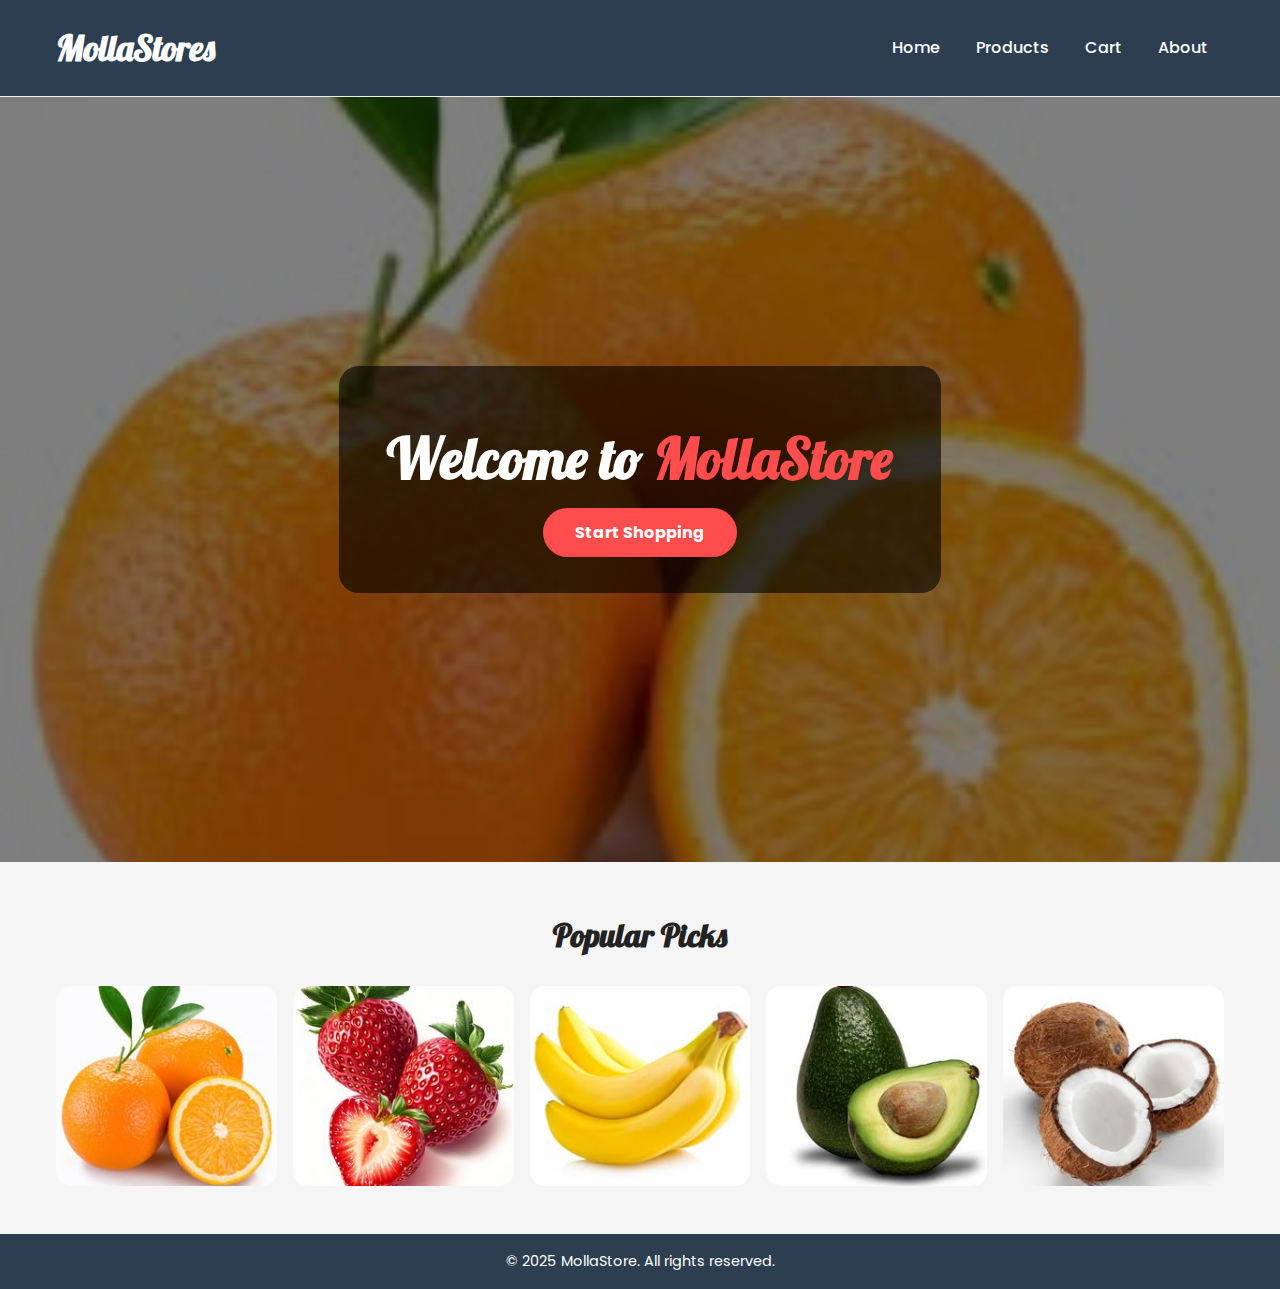
<file: index.html>
<!DOCTYPE html>
<html lang="en">
<head>
  <meta charset="UTF-8" />
  <meta name="viewport" content="width=device-width, initial-scale=1.0"/>
  <title>MollaStore</title>
  <link rel="preconnect" href="https://fonts.googleapis.com">
  <link href="https://fonts.googleapis.com/css2?family=Lobster&family=Poppins:wght@300;500;700&display=swap" rel="stylesheet">
  <link rel="stylesheet" href="main.css"/>
</head>
<body>
  <header>
    <div class="container nav-bar">
      <h1 class="logo-text">MollaStores</h1>
      <nav>
        <a href="index.html" class="active">Home</a>
        <a href="products.html">Products</a>
        <a href="cart.html">Cart</a>
        <a href="about.html">About</a>
      </nav>
    </div>
  </header>

  <section class="hero">
    <div class="hero-text">
      <h1>Welcome to <span>MollaStore</span></h1>
      <a href="products.html" class="btn">Start Shopping</a>
    </div>
  </section>

  <section class="gallery">
    <h2>Popular Picks</h2>
    <div class="image-grid">
      <!-- Load all 20 images -->
      <!-- Repeat this for img1 to img20 -->
      <!-- I’ll show just a few, you complete up to img20 -->
      <img src="assets/img1.jpg" alt="Product 1">
      <img src="assets/img2.jpg" alt="Product 2">
      <img src="assets/img3.jpg" alt="Product 3">
      <img src="assets/img4.jpg" alt="Product 4">
      <img src="assets/img5.jpg" alt="Product 5">
      <!-- Add until img20.jpg -->
    </div>
  </section>

  <footer>
    <p>&copy; 2025 MollaStore. All rights reserved.</p>
  </footer>
</body>
</html>
</file>
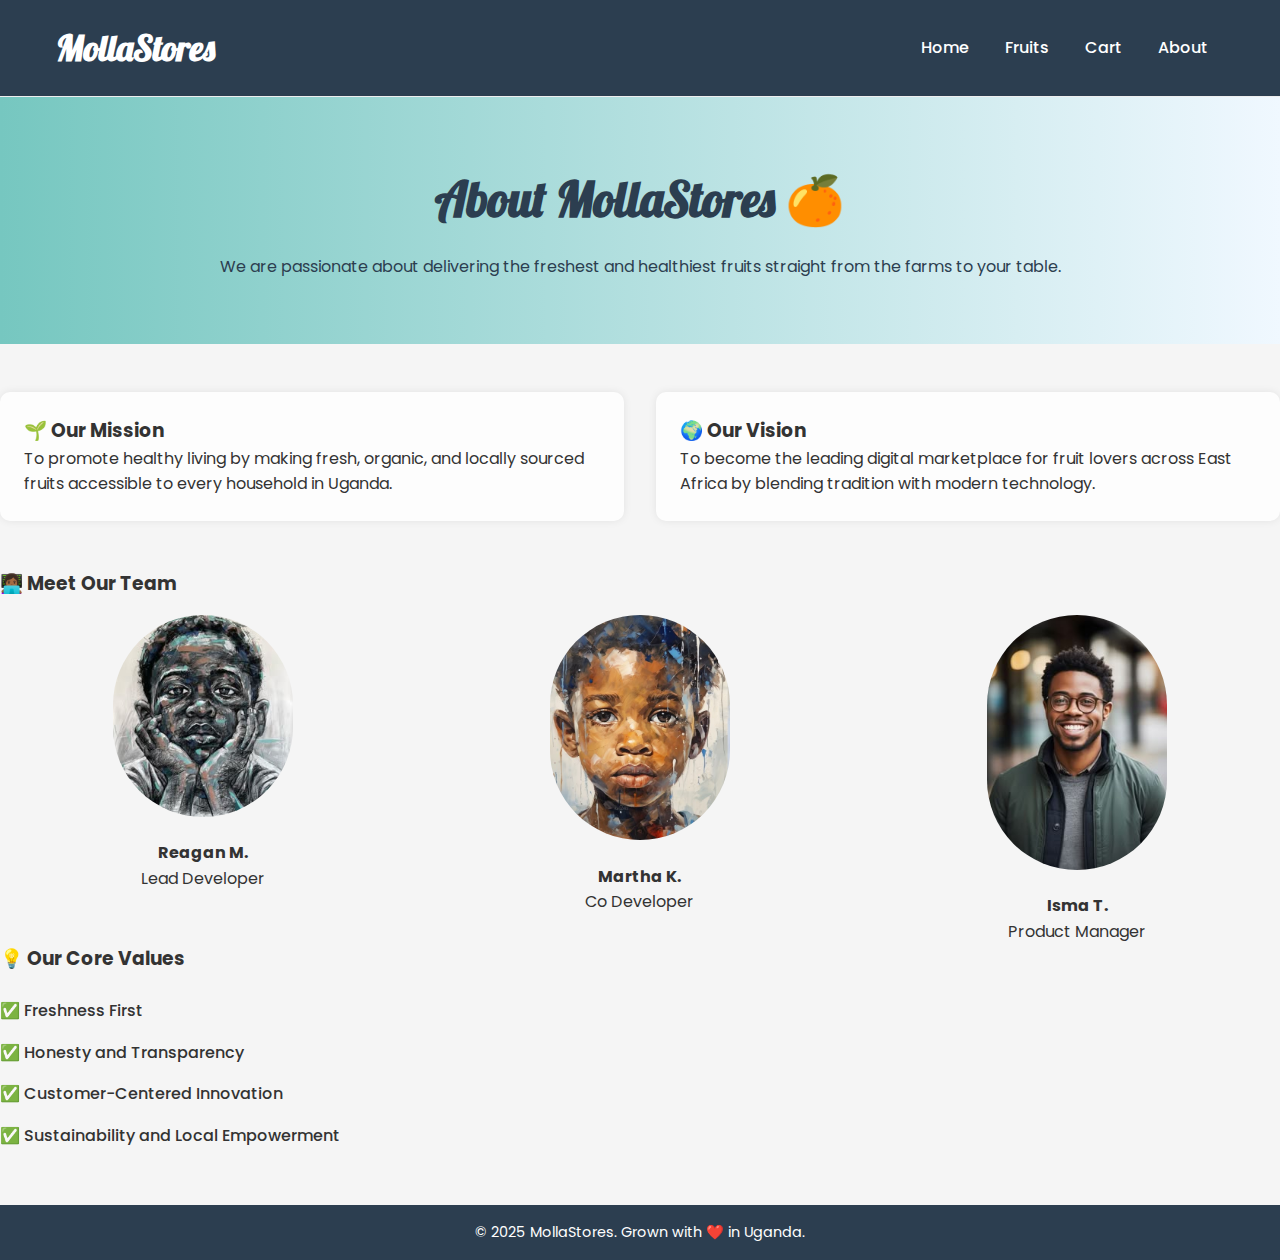
<file: about.html>
<!DOCTYPE html>
<html lang="en">
<head>
  <meta charset="UTF-8" />
  <meta name="viewport" content="width=device-width, initial-scale=1.0"/>
  <title>About Us — MollaStores</title>
  <link href="https://fonts.googleapis.com/css2?family=Lobster&family=Poppins:wght@300;500;700&display=swap" rel="stylesheet">
  <link rel="stylesheet" href="main.css"/>
</head>
<body>

  <header>
    <div class="container nav-bar">
      <h1 class="logo-text">MollaStores</h1>
      <nav>
        <a href="index.html">Home</a>
        <a href="products.html" class="active">Fruits</a>
        <a href="cart.html">Cart</a>
        <a href="about.html">About</a>

      </nav>
    </div>
  </header>

  <section class="about-hero">
    <div class="container">
      <h2>About MollaStores 🍊</h2>
      <p>We are passionate about delivering the freshest and healthiest fruits straight from the farms to your table.</p>
    </div>
  </section>

  <section class="mission-vision container">
    <div class="mission">
      <h3>🌱 Our Mission</h3>
      <p>To promote healthy living by making fresh, organic, and locally sourced fruits accessible to every household in Uganda.</p>
    </div>
    <div class="vision">
      <h3>🌍 Our Vision</h3>
      <p>To become the leading digital marketplace for fruit lovers across East Africa by blending tradition with modern technology.</p>
    </div>
  </section>

  <section class="team container">
    <h3>👩🏾‍💻 Meet Our Team</h3>
    <div class="team-grid">
      <div class="team-member">
        <img src="assets/img15.jpg" alt="Team Member">
        <h4>Reagan M.</h4>
        <p>Lead Developer</p>
      </div>
      <div class="team-member">
        <img src="assets/emma.jpg" alt="Team Member">
        <h4>Martha K.</h4>
        <p>Co Developer</p>
      </div>
      <div class="team-member">
        <img src="assets/img13.jpg" alt="Team Member">
        <h4>Isma T.</h4>
        <p>Product Manager</p>
      </div>
      
    </div>
  </section>

  <section class="values container">
    <h3>💡 Our Core Values</h3>
    <ul>
      <li>✅ Freshness First</li>
      <li>✅ Honesty and Transparency</li>
      <li>✅ Customer-Centered Innovation</li>
      <li>✅ Sustainability and Local Empowerment</li>
    </ul>
  </section>

  <footer>
    <p>&copy; 2025 MollaStores. Grown with ❤️ in Uganda.</p>
  </footer>

</body>
</html>
</file>
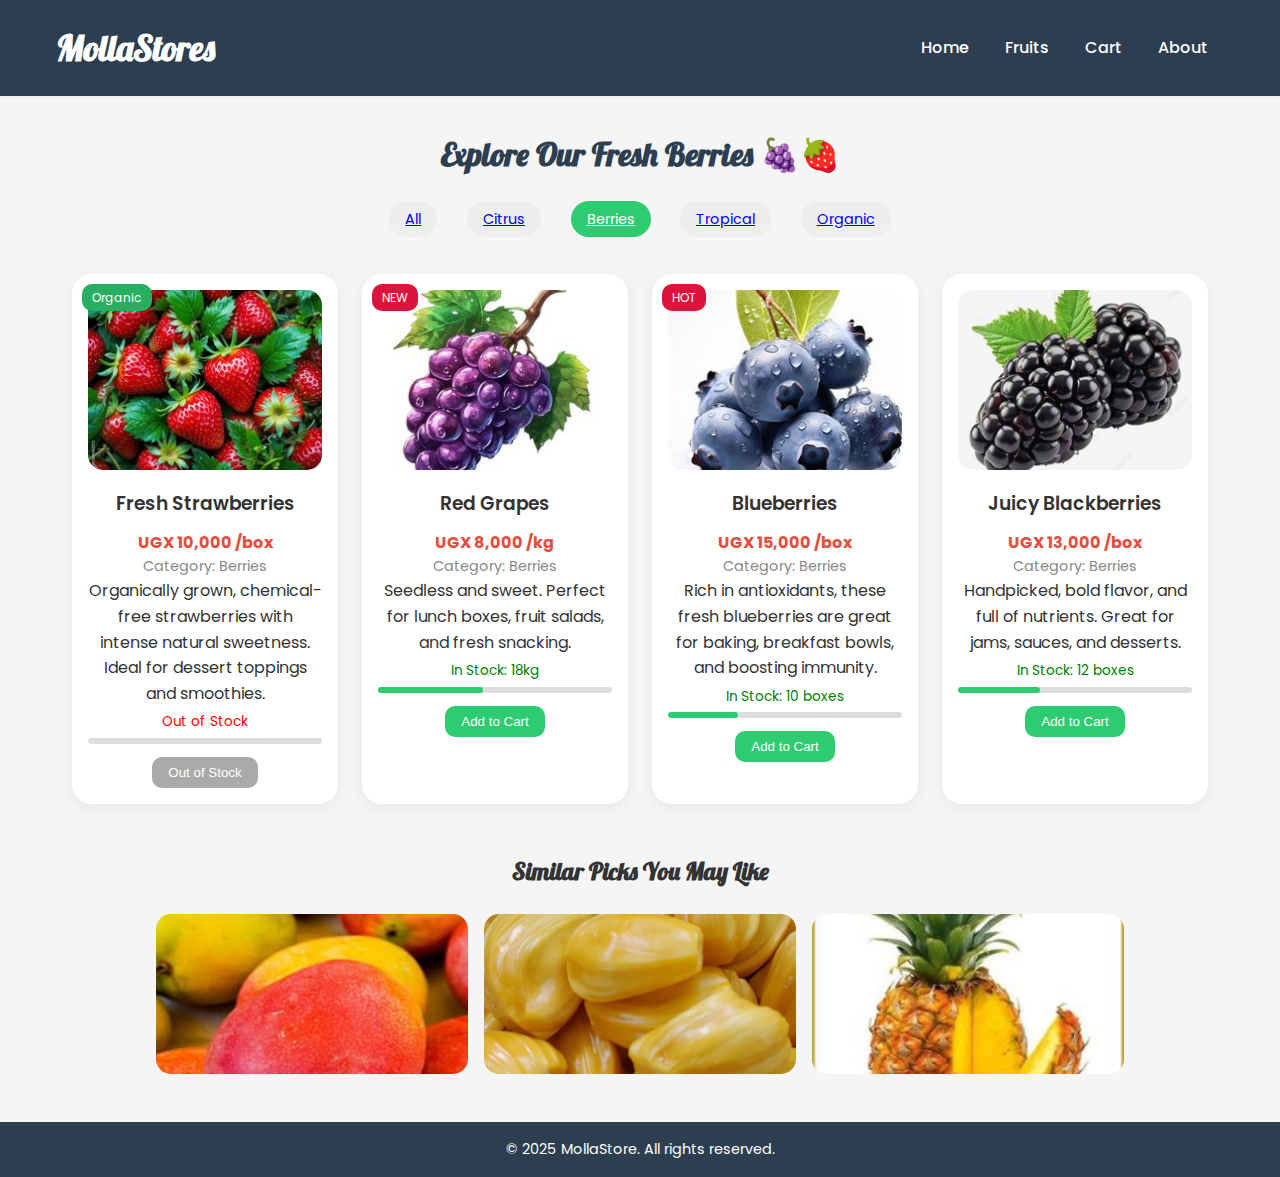
<file: berries.html>
<!DOCTYPE html>
<html lang="en">
<head>
  <meta charset="UTF-8" />
  <meta name="viewport" content="width=device-width, initial-scale=1.0"/>
  <title>Berries — MollaStore</title>
  <link href="https://fonts.googleapis.com/css2?family=Lobster&family=Poppins:wght@300;500;700&display=swap" rel="stylesheet">
  <link rel="stylesheet" href="main.css"/>
</head>
<body>

  <header>
    <div class="container nav-bar">
      <h1 class="logo-text">MollaStores</h1>
      <nav>
        <a href="index.html">Home</a>
        <a href="products.html" class="active">Fruits</a>
        <a href="cart.html">Cart</a>
        <a href="about.html">About</a>

      </nav>
    </div>
  </header>

  <section class="products">
    <h1>Explore Our Fresh Berries 🍇🍓</h1>

    <div class="filters">
      <a href="products.html" class="filter">All</a>
      <a href="citrus.html" class="filter">Citrus</a>
      <a href="berries.html" class="filter active">Berries</a>
      <a href="tropical.html" class="filter">Tropical</a>
      <a href="organic.html" class="filter">Organic</a>
    </div>

    <div class="product-grid">
      <div class="product-card">
        <img src="assets/strawberries.jpg" alt="Strawberries">
        <div class="badge organic">Organic</div>
        <h3>Fresh Strawberries</h3>
        <p class="price">UGX 10,000 /box</p>
        <p class="category">Category: Berries</p>
        <p class="description">Organically grown, chemical-free strawberries with intense natural sweetness. Ideal for dessert toppings and smoothies.</p>
        <p class="stock out">Out of Stock</p>
        <div class="stock-bar"><div style="width: 0%"></div></div>
        <button class="btn-cart disabled" disabled>Out of Stock</button>
      </div>

      <div class="product-card">
        <img src="assets/grapes.jpg" alt="Red Grapes">
        <div class="badge">NEW</div>
        <h3>Red Grapes</h3>
        <p class="price">UGX 8,000 /kg</p>
        <p class="category">Category: Berries</p>
        <p class="description">Seedless and sweet. Perfect for lunch boxes, fruit salads, and fresh snacking.</p>
        <p class="stock in">In Stock: 18kg</p>
        <div class="stock-bar"><div style="width: 45%"></div></div>
        <button class="btn-cart">Add to Cart</button>
      </div>

      <div class="product-card">
        <img src="assets/blueberries.jpg" alt="Blueberries">
        <div class="badge">HOT</div>
        <h3>Blueberries</h3>
        <p class="price">UGX 15,000 /box</p>
        <p class="category">Category: Berries</p>
        <p class="description">Rich in antioxidants, these fresh blueberries are great for baking, breakfast bowls, and boosting immunity.</p>
        <p class="stock in">In Stock: 10 boxes</p>
        <div class="stock-bar"><div style="width: 30%"></div></div>
        <button class="btn-cart">Add to Cart</button>
      </div>

      <div class="product-card">
        <img src="assets/blackberries.jpg" alt="Blackberries">
        <h3>Juicy Blackberries</h3>
        <p class="price">UGX 13,000 /box</p>
        <p class="category">Category: Berries</p>
        <p class="description">Handpicked, bold flavor, and full of nutrients. Great for jams, sauces, and desserts.</p>
        <p class="stock in">In Stock: 12 boxes</p>
        <div class="stock-bar"><div style="width: 35%"></div></div>
        <button class="btn-cart">Add to Cart</button>
      </div>
    </div>
  </section>

  <section class="recommend">
    <h2>Similar Picks You May Like</h2>
    <div class="recommend-grid">
      <img src="assets/img8.jpg" alt="Raspberries">
      <img src="assets/img9.jpg" alt="Cherry Mix">
      <img src="assets/img7.jpg" alt="Apple Slices">
    </div>
  </section>

  <footer>
    <p>&copy; 2025 MollaStore. All rights reserved.</p>
  </footer>

</body>
</html>
</file>
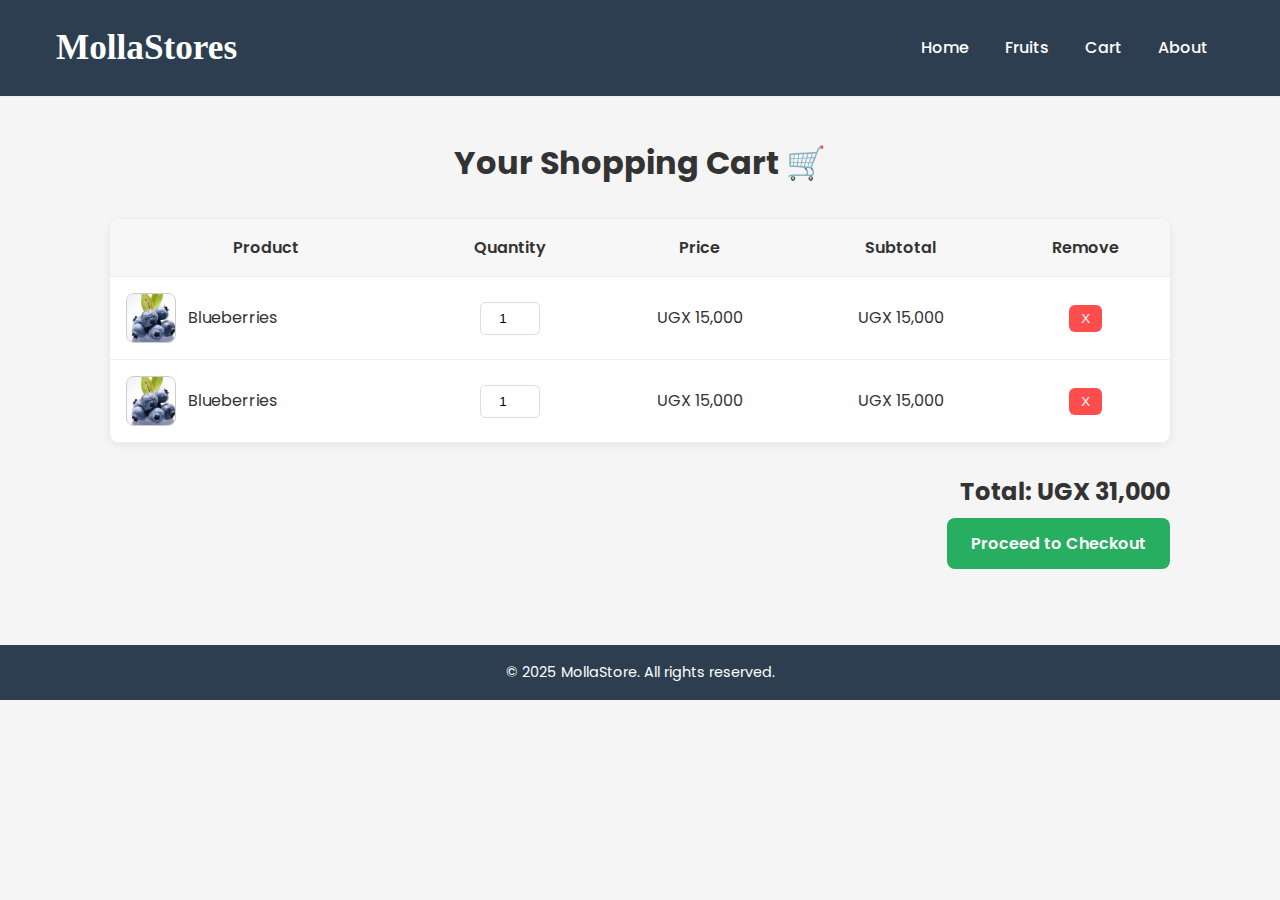
<file: cart.html>
<!DOCTYPE html>
<html lang="en">
  <head>
    <meta charset="UTF-8" />
    <meta name="viewport" content="width=device-width, initial-scale=1.0" />
    <title>Cart — MollaStore</title>
    <link
      href="https://fonts.googleapis.com/css2?family=Poppins:wght@300;500;700&display=swap"
      rel="stylesheet"
    />
    <link rel="stylesheet" href="main.css" />
  </head>
  <body>
    <header>
      <div class="container nav-bar">
        <h1 class="logo-text">MollaStores</h1>
        <nav>
          <a href="index.html">Home</a>
          <a href="products.html" class="active">Fruits</a>
          <a href="cart.html">Cart</a>
          <a href="about.html">About</a>
        </nav>
      </div>
    </header>

    <section class="cart-section">
      <h1>Your Shopping Cart 🛒</h1>

      <table class="cart-table">
        <thead>
          <tr>
            <th>Product</th>
            <th>Quantity</th>
            <th>Price</th>
            <th>Subtotal</th>
            <th>Remove</th>
          </tr>
        </thead>
        <tbody>
          <tr>
            <td>
              <div class="cart-product">
                <img src="assets/blueberries.jpg" alt="Blueberries" />
                <span>Blueberries</span>
              </div>
            </td>
            <td><input type="number" min="1" value="1" /></td>
            <td>UGX 15,000</td>
            <td>UGX 15,000</td>
            <td><button class="btn-remove">X</button></td>
          </tr>
          <tr>
            <td data-label="Product">
              <div class="cart-product">
                <img src="assets/blueberries.jpg" alt="Blueberries" />
                <span>Blueberries</span>
              </div>
            </td>
            <td data-label="Quantity">
              <input type="number" min="1" value="1" />
            </td>
            <td data-label="Price">UGX 15,000</td>
            <td data-label="Subtotal">UGX 15,000</td>
            <td data-label="Remove"><button class="btn-remove">X</button></td>
          </tr>
        </tbody>
      </table>

      <div class="cart-summary">
        <h3>Total: UGX 31,000</h3>
        <a href="checkout.html" class="btn-checkout">Proceed to Checkout</a>
      </div>
    </section>

    <footer>
      <p>&copy; 2025 MollaStore. All rights reserved.</p>
    </footer>
  </body>
</html>
</file>
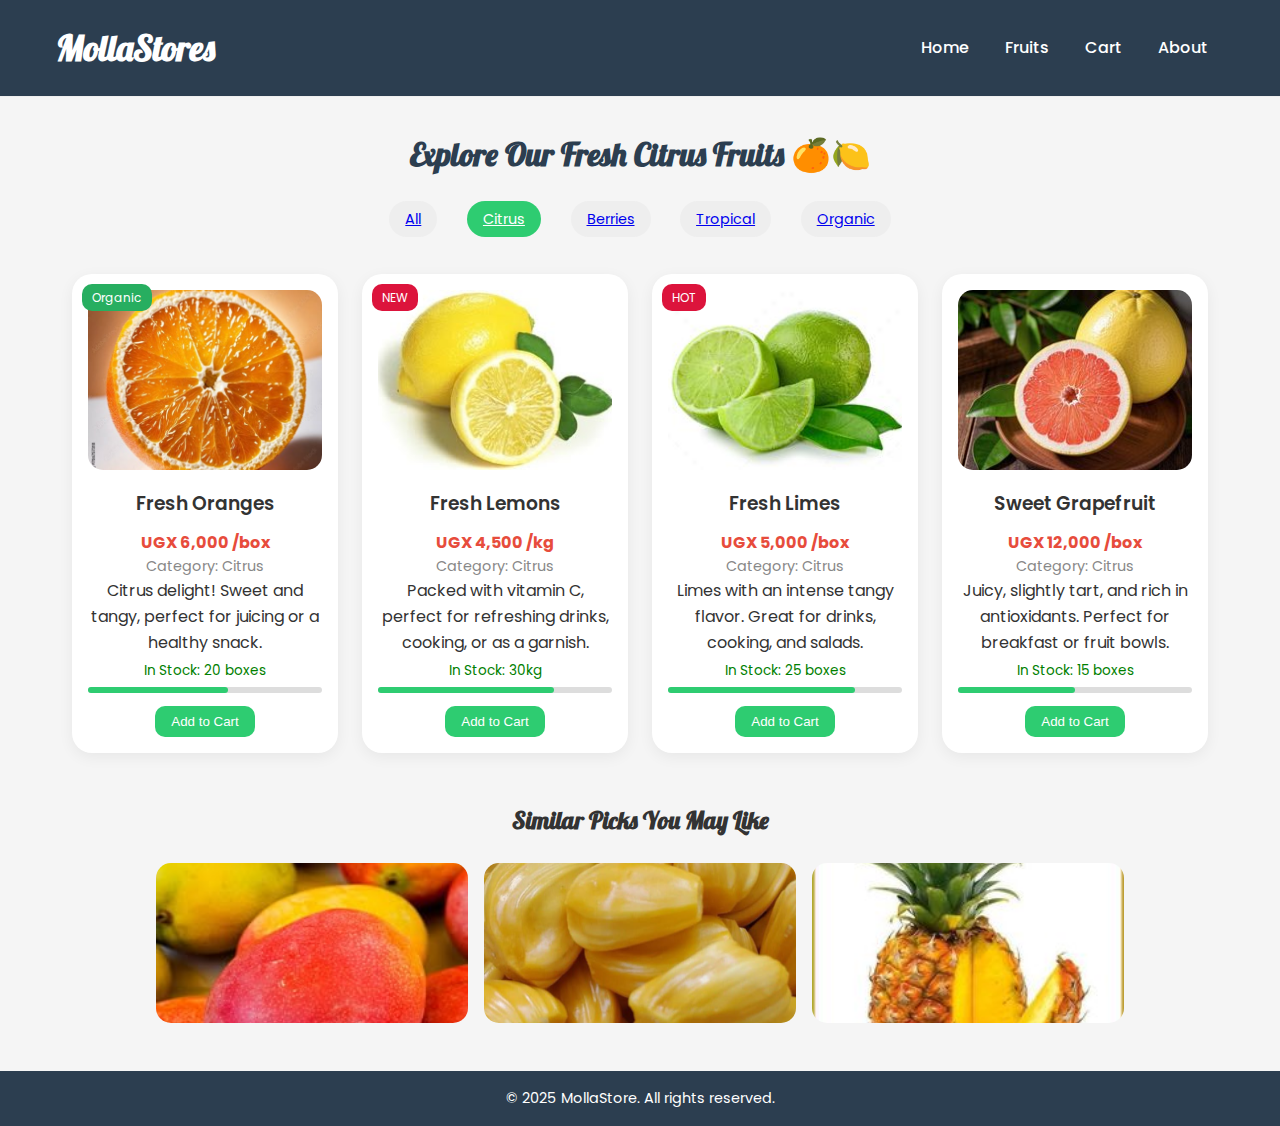
<file: citrus.html>
<!DOCTYPE html>
<html lang="en">
<head>
  <meta charset="UTF-8" />
  <meta name="viewport" content="width=device-width, initial-scale=1.0"/>
  <title>Citrus — MollaStore</title>
  <link href="https://fonts.googleapis.com/css2?family=Lobster&family=Poppins:wght@300;500;700&display=swap" rel="stylesheet">
  <link rel="stylesheet" href="main.css"/>
</head>
<body>

  <header>
    <div class="container nav-bar">
      <h1 class="logo-text">MollaStores</h1>
      <nav>
        <a href="index.html">Home</a>
        <a href="products.html" class="active">Fruits</a>
        <a href="cart.html">Cart</a>
        <a href="about.html">About</a>
      </nav>
    </div>
  </header>

  <section class="products">
    <h1>Explore Our Fresh Citrus Fruits 🍊🍋</h1>

    <div class="filters">
      <a href="products.html" class="filter">All</a>
      <a href="citrus.html" class="filter active">Citrus</a>
      <a href="berries.html" class="filter">Berries</a>
      <a href="tropical.html" class="filter">Tropical</a>
      <a href="organic.html" class="filter">Organic</a>
    </div>

    <div class="product-grid">
      <div class="product-card">
        <img src="assets/fresh_oranges.jpg" alt="Oranges">
        <div class="badge organic">Organic</div>
        <h3>Fresh Oranges</h3>
        <p class="price">UGX 6,000 /box</p>
        <p class="category">Category: Citrus</p>
        <p class="description">Citrus delight! Sweet and tangy, perfect for juicing or a healthy snack.</p>
        <p class="stock in">In Stock: 20 boxes</p>
        <div class="stock-bar"><div style="width: 60%"></div></div>
        <button class="btn-cart">Add to Cart</button>
      </div>

      <div class="product-card">
        <img src="assets/lemon.jpg" alt="Lemons">
        <div class="badge">NEW</div>
        <h3>Fresh Lemons</h3>
        <p class="price">UGX 4,500 /kg</p>
        <p class="category">Category: Citrus</p>
        <p class="description">Packed with vitamin C, perfect for refreshing drinks, cooking, or as a garnish.</p>
        <p class="stock in">In Stock: 30kg</p>
        <div class="stock-bar"><div style="width: 75%"></div></div>
        <button class="btn-cart">Add to Cart</button>
      </div>

      <div class="product-card">
        <img src="assets/lime.jpg" alt="Limes">
        <div class="badge">HOT</div>
        <h3>Fresh Limes</h3>
        <p class="price">UGX 5,000 /box</p>
        <p class="category">Category: Citrus</p>
        <p class="description">Limes with an intense tangy flavor. Great for drinks, cooking, and salads.</p>
        <p class="stock in">In Stock: 25 boxes</p>
        <div class="stock-bar"><div style="width: 80%"></div></div>
        <button class="btn-cart">Add to Cart</button>
      </div>

      <div class="product-card">
        <img src="assets/grapefruit.jpg" alt="Grapefruit">
        <h3>Sweet Grapefruit</h3>
        <p class="price">UGX 12,000 /box</p>
        <p class="category">Category: Citrus</p>
        <p class="description">Juicy, slightly tart, and rich in antioxidants. Perfect for breakfast or fruit bowls.</p>
        <p class="stock in">In Stock: 15 boxes</p>
        <div class="stock-bar"><div style="width: 50%"></div></div>
        <button class="btn-cart">Add to Cart</button>
      </div>
    </div>
  </section>

  <section class="recommend">
    <h2>Similar Picks You May Like</h2>
    <div class="recommend-grid">
      <img src="assets/img8.jpg" alt="Raspberries">
      <img src="assets/img9.jpg" alt="Cherry Mix">
      <img src="assets/img7.jpg" alt="Apple Slices">
    </div>
  </section>

  <footer>
    <p>&copy; 2025 MollaStore. All rights reserved.</p>
  </footer>

</body>
</html>
</file>
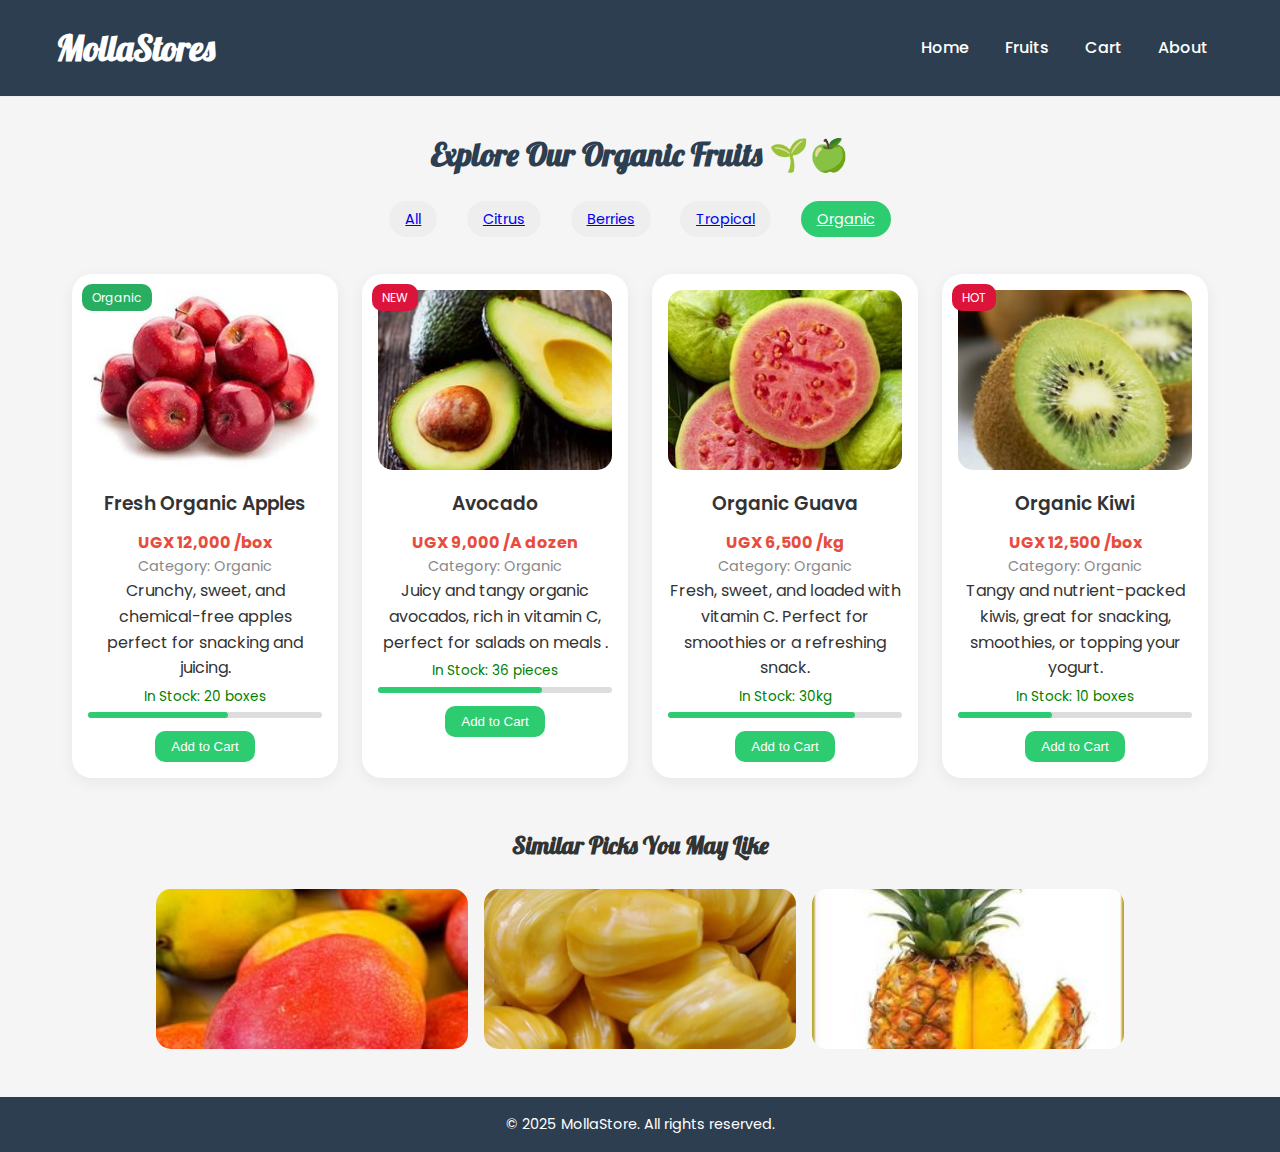
<file: organic.html>
<!DOCTYPE html>
<html lang="en">
  <head>
    <meta charset="UTF-8" />
    <meta name="viewport" content="width=device-width, initial-scale=1.0" />
    <title>Organic — MollaStore</title>
    <link
      href="https://fonts.googleapis.com/css2?family=Lobster&family=Poppins:wght@300;500;700&display=swap"
      rel="stylesheet"
    />
    <link rel="stylesheet" href="main.css" />
  </head>
  <body>
    <header>
      <div class="container nav-bar">
        <h1 class="logo-text">MollaStores</h1>
        <nav>
          <a href="index.html">Home</a>
          <a href="products.html">Fruits</a>
          <a href="cart.html">Cart</a>
          <a href="about.html">About</a>
        </nav>
      </div>
    </header>

    <section class="products">
      <h1>Explore Our Organic Fruits 🌱🍏</h1>

      <div class="filters">
        <a href="products.html" class="filter">All</a>
        <a href="citrus.html" class="filter">Citrus</a>
        <a href="berries.html" class="filter">Berries</a>
        <a href="tropical.html" class="filter">Tropical</a>
        <a href="organic.html" class="filter active">Organic</a>
      </div>

      <div class="product-grid">
        <div class="product-card">
          <img src="assets/apples.jpg" alt="Organic Apples" />
          <div class="badge organic">Organic</div>
          <h3>Fresh Organic Apples</h3>
          <p class="price">UGX 12,000 /box</p>
          <p class="category">Category: Organic</p>
          <p class="description">
            Crunchy, sweet, and chemical-free apples perfect for snacking and
            juicing.
          </p>
          <p class="stock in">In Stock: 20 boxes</p>
          <div class="stock-bar"><div style="width: 60%"></div></div>
          <button class="btn-cart">Add to Cart</button>
        </div>

        <div class="product-card">
          <img src="assets/avocado.jpg" alt="Organic Oranges" />
          <div class="badge">NEW</div>
          <h3>Avocado</h3>
          <p class="price">UGX 9,000 /A dozen</p>
          <p class="category">Category: Organic</p>
          <p class="description">
            Juicy and tangy organic avocados, rich in vitamin C, perfect for
            salads on meals .
          </p>
          <p class="stock in">In Stock: 36 pieces</p>
          <div class="stock-bar"><div style="width: 70%"></div></div>
          <button class="btn-cart">Add to Cart</button>
        </div>

        <div class="product-card">
          <img src="assets/guava.jpg" alt="Organic Guava" />
          <h3>Organic Guava</h3>
          <p class="price">UGX 6,500 /kg</p>
          <p class="category">Category: Organic</p>
          <p class="description">
            Fresh, sweet, and loaded with vitamin C. Perfect for smoothies or a
            refreshing snack.
          </p>
          <p class="stock in">In Stock: 30kg</p>
          <div class="stock-bar"><div style="width: 80%"></div></div>
          <button class="btn-cart">Add to Cart</button>
        </div>

        <div class="product-card">
          <img src="assets/kiwi.jpg" alt="Organic Kiwi" />
          <div class="badge">HOT</div>
          <h3>Organic Kiwi</h3>
          <p class="price">UGX 12,500 /box</p>
          <p class="category">Category: Organic</p>
          <p class="description">
            Tangy and nutrient-packed kiwis, great for snacking, smoothies, or
            topping your yogurt.
          </p>
          <p class="stock in">In Stock: 10 boxes</p>
          <div class="stock-bar"><div style="width: 40%"></div></div>
          <button class="btn-cart">Add to Cart</button>
        </div>
      </div>
    </section>

    <section class="recommend">
      <h2>Similar Picks You May Like</h2>
      <div class="recommend-grid">
        <img src="assets/img8.jpg" alt="Pineapples" />
        <img src="assets/img9.jpg" alt="Guavas" />
        <img src="assets/img7.jpg" alt="Papayas" />
      </div>
    </section>

    <footer>
      <p>&copy; 2025 MollaStore. All rights reserved.</p>
    </footer>
  </body>
</html>
</file>
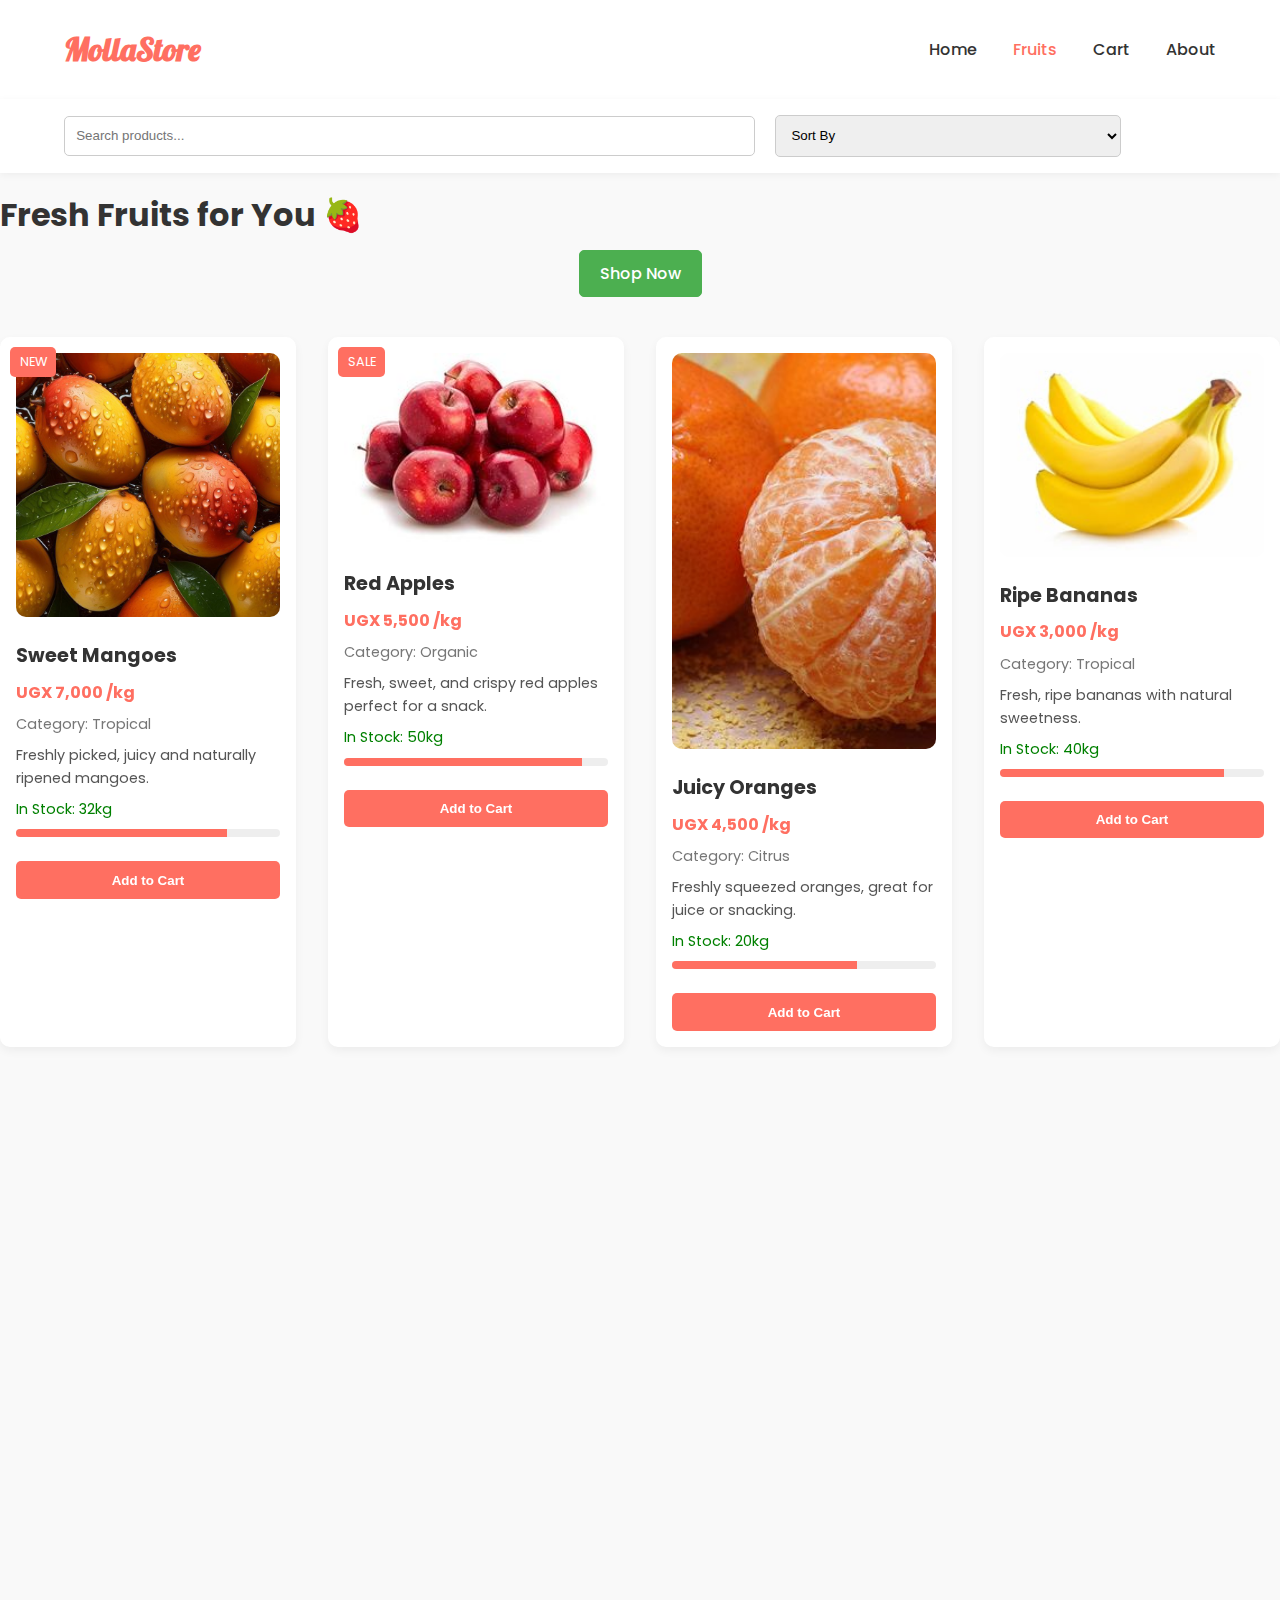
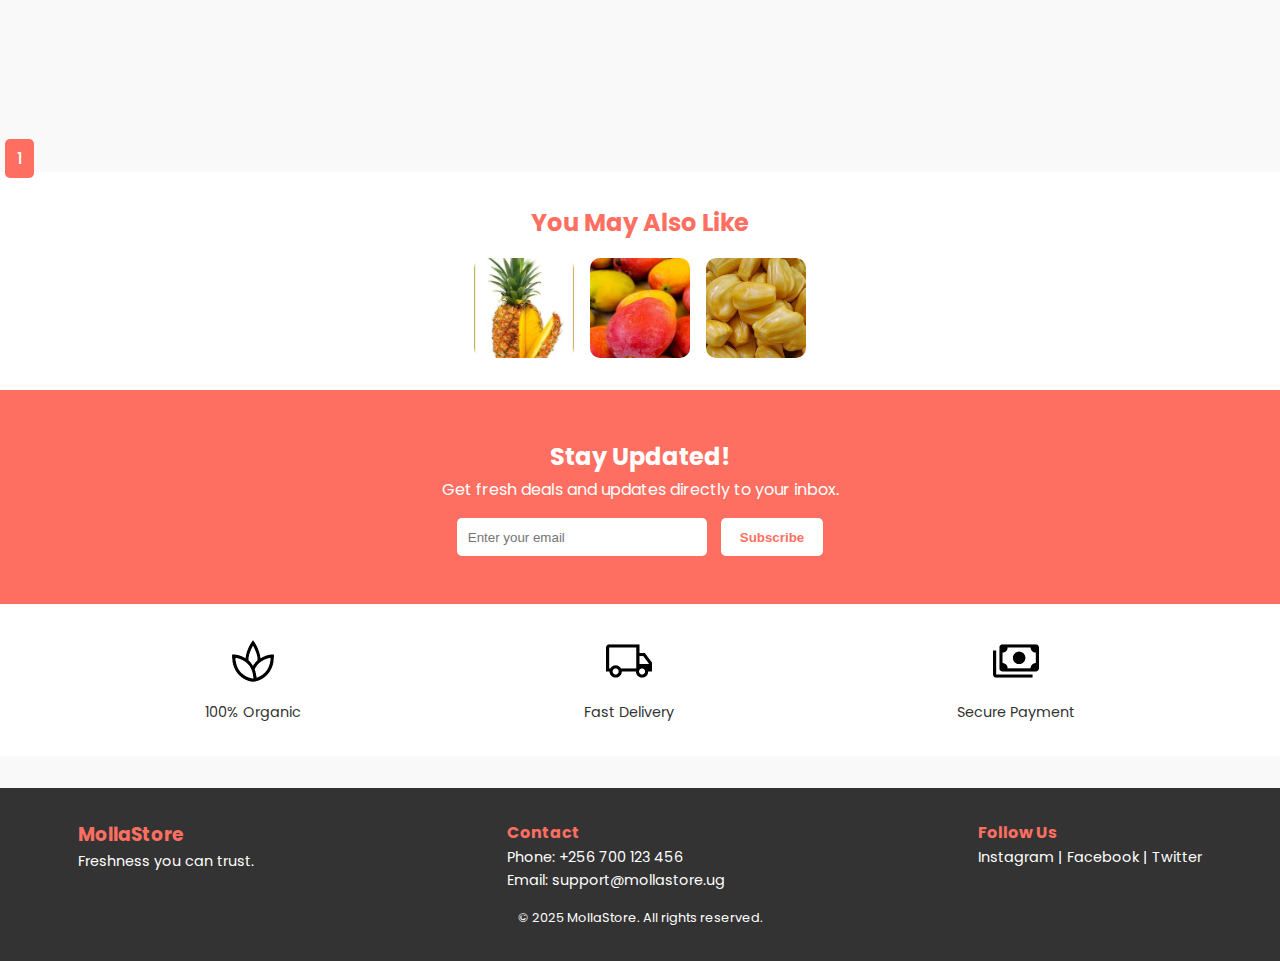
<file: products.html>
<!DOCTYPE html>
<html lang="en">
  <head>
    <meta charset="UTF-8" />
    <meta name="viewport" content="width=device-width, initial-scale=1.0" />
    <title>Fruits — MollaStore</title>
    <link
      href="https://fonts.googleapis.com/css2?family=Lobster&family=Poppins:wght@300;500;700&display=swap"
      rel="stylesheet"
    />
    <link rel="stylesheet" href="products.css" />
    <link href="https://unpkg.com/aos@2.3.1/dist/aos.css" rel="stylesheet" />
    <script src="https://unpkg.com/aos@2.3.1/dist/aos.js"></script>
    <script src="main.js" defer></script>
  </head>

  <body>
    <div id="loader">
      <div class="spinner"></div>
    </div>

    <header>
      <div class="container nav-bar">
        <h1 class="logo-text">MollaStore</h1>
        <nav>
          <a href="index.html">Home</a>
          <a href="products.html" class="active">Fruits</a>
          <a href="cart.html">Cart</a>
          <a href="about.html">About</a>
        </nav>
      </div>
    </header>

    <div id="confirmation-message" class="confirmation-message">
      <p>Product added to cart successfully!</p>
      <button id="closeMessage" class="close-message">Close</button>
    </div>

    <section class="search-sort-bar">
      <div class="container">
        <input
          type="text"
          id="searchInput"
          class="search-input"
          placeholder="Search products..."
        />
        <select id="sortSelect" class="sort-select">
          <option value="">Sort By</option>
          <option value="name-asc">Name A-Z</option>
          <option value="name-desc">Name Z-A</option>
        </select>
      </div>
    </section>

    <section class="products">
      <h1>Fresh Fruits for You 🍓</h1>

      <div class="filters">
        <a href="products.html" class="filter active">Shop Now</a>
        
      </div>

      <div class="product-grid">
        <!-- Product 1 -->
        <div class="product-card" data-aos="fade-up">
          <img src="assets/mangoes.jpg" alt="Mango" />
          <div class="badge">NEW</div>
          <h3>Sweet Mangoes</h3>
          <p class="price">UGX 7,000 <span>/kg</span></p>
          <p class="category">Category: Tropical</p>
          <p class="description">
            Freshly picked, juicy and naturally ripened mangoes.
          </p>
          <p class="stock in">In Stock: 32kg</p>
          <div class="stock-bar"><div style="width: 80%"></div></div>
          <button
            class="btn-cart"
            data-name="Sweet Mangoes"
            data-price="7000"
            data-img="assets/mangoes.jpg"
          >
            Add to Cart
          </button>
        </div>

        <!-- Product 2 -->
        <div class="product-card" data-aos="fade-up">
          <img src="assets/apples.jpg" alt="Apple" />
          <div class="badge">SALE</div>
          <h3>Red Apples</h3>
          <p class="price">UGX 5,500 <span>/kg</span></p>
          <p class="category">Category: Organic</p>
          <p class="description">
            Fresh, sweet, and crispy red apples perfect for a snack.
          </p>
          <p class="stock in">In Stock: 50kg</p>
          <div class="stock-bar"><div style="width: 90%"></div></div>
          <button
            class="btn-cart"
            data-name="Red Apples"
            data-price="5500"
            data-img="assets/apples.jpg"
          >
            Add to Cart
          </button>
        </div>

        <!-- Product 3 -->
        <div class="product-card" data-aos="fade-up">
          <img src="assets/oranges.jpg" alt="Orange" />
          <h3>Juicy Oranges</h3>
          <p class="price">UGX 4,500 <span>/kg</span></p>
          <p class="category">Category: Citrus</p>
          <p class="description">
            Freshly squeezed oranges, great for juice or snacking.
          </p>
          <p class="stock in">In Stock: 20kg</p>
          <div class="stock-bar"><div style="width: 70%"></div></div>
          <button
            class="btn-cart"
            data-name="Juicy Oranges"
            data-price="4500"
            data-img="assets/oranges.jpg"
          >
            Add to Cart
          </button>
        </div>

        <!-- Product 4 -->
        <div class="product-card" data-aos="fade-up">
          <img src="assets/banana.jpg" alt="Banana" />
          <h3>Ripe Bananas</h3>
          <p class="price">UGX 3,000 <span>/kg</span></p>
          <p class="category">Category: Tropical</p>
          <p class="description">Fresh, ripe bananas with natural sweetness.</p>
          <p class="stock in">In Stock: 40kg</p>
          <div class="stock-bar"><div style="width: 85%"></div></div>
          <button
            class="btn-cart"
            data-name="Ripe Bananas"
            data-price="3000"
            data-img="assets/banana.jpg"
          >
            Add to Cart
          </button>
        </div>

        <!-- Product 5 -->
        <div class="product-card" data-aos="fade-up">
          <img src="assets/strawberries.jpg" alt="Strawberries" />
          <div class="badge">NEW</div>
          <h3>Fresh Strawberries</h3>
          <p class="price">UGX 6,000 <span>/kg</span></p>
          <p class="category">Category: Berries</p>
          <p class="description">
            Sweet and juicy strawberries, perfect for desserts.
          </p>
          <p class="stock in">In Stock: 15kg</p>
          <div class="stock-bar"><div style="width: 60%"></div></div>
          <button
            class="btn-cart"
            data-name="Fresh Strawberries"
            data-price="6000"
            data-img="assets/strawberries.jpg"
          >
            Add to Cart
          </button>
        </div>

        <!-- Product 6 -->
        <div class="product-card" data-aos="fade-up">
          <img src="assets/kiwi.jpg" alt="Kiwi" />
          <h3>Sweet Kiwi</h3>
          <p class="price">UGX 8,000 <span>/kg</span></p>
          <p class="category">Category: Exotic</p>
          <p class="description">
            Tangy and sweet kiwis packed with vitamin C.
          </p>
          <p class="stock in">In Stock: 25kg</p>
          <div class="stock-bar"><div style="width: 80%"></div></div>
          <button
            class="btn-cart"
            data-name="Sweet Kiwi"
            data-price="8000"
            data-img="assets/kiwi.jpg"
          >
            Add to Cart
          </button>
        </div>

        <!-- Product 7 -->
        <div class="product-card" data-aos="fade-up">
          <img src="assets/grapes.jpg" alt="Grapes" />
          <div class="badge">SALE</div>
          <h3>Fresh Grapes</h3>
          <p class="price">UGX 9,000 <span>/kg</span></p>
          <p class="category">Category: Berries</p>
          <p class="description">
            Freshly harvested grapes perfect for snacking.
          </p>
          <p class="stock in">In Stock: 60kg</p>
          <div class="stock-bar"><div style="width: 95%"></div></div>
          <button
            class="btn-cart"
            data-name="Fresh Grapes"
            data-price="9000"
            data-img="assets/grapes.jpg"
          >
            Add to Cart
          </button>
        </div>

        <!-- Product 8 -->
        <div class="product-card" data-aos="fade-up">
          <img src="assets/pineapple.jpg" alt="Pineapple" />
          <h3>Sweet Pineapple</h3>
          <p class="price">UGX 4,000 <span>/kg</span></p>
          <p class="category">Category: Tropical</p>
          <p class="description">
            Fresh pineapples, perfect for a refreshing snack.
          </p>
          <p class="stock in">In Stock: 30kg</p>
          <div class="stock-bar"><div style="width: 85%"></div></div>
          <button
            class="btn-cart"
            data-name="Sweet Pineapple"
            data-price="4000"
            data-img="assets/pineapple.jpg"
          >
            Add to Cart
          </button>
        </div>
      </div>

      <div class="pagination">
        <a href="#" class="page active">1</a>
        
      </div>
    </section>

    <section class="recommend">
      <h2>You May Also Like</h2>
      <div class="recommend-grid">
        <img src="assets/img7.jpg" alt="Apples" />
        <img src="assets/img8.jpg" alt="Avocados" />
        <img src="assets/img9.jpg" alt="Lemons" />
      </div>
    </section>

    <section class="newsletter">
      <div class="container">
        <h2>Stay Updated!</h2>
        <p>Get fresh deals and updates directly to your inbox.</p>
        <form class="newsletter-form">
          <input type="email" placeholder="Enter your email" required />
          <button type="submit" class="btn-subscribe">Subscribe</button>
        </form>
      </div>
    </section>

    <section class="trust-badges">
      <div class="container badges-grid">
        <div class="badge-item">
          <img src="assets/organic.png" alt="Organic" />
          <p>100% Organic</p>
        </div>
        <div class="badge-item">
          <img src="assets/shipping.png" alt="Fast Delivery" />
          <p>Fast Delivery</p>
        </div>
        <div class="badge-item">
          <img src="assets/payments.png" alt="Secure Payment" />
          <p>Secure Payment</p>
        </div>
      </div>
    </section>

    <footer>
      <div class="container footer-grid">
        <div>
          <h3>MollaStore</h3>
          <p>Freshness you can trust.</p>
        </div>
        <div>
          <h4>Contact</h4>
          <p>Phone: +256 700 123 456</p>
          <p>Email: support@mollastore.ug</p>
        </div>
        <div>
          <h4>Follow Us</h4>
          <p>Instagram | Facebook | Twitter</p>
        </div>
      </div>
      <p class="copyright">&copy; 2025 MollaStore. All rights reserved.</p>
    </footer>

    <script>
      window.addEventListener("load", () => {
        document.body.classList.add("loaded");
      });

      AOS.init({
        duration: 1000,
        once: true,
      });

      const buttons = document.querySelectorAll(".btn-cart");

      buttons.forEach((btn) => {
        btn.addEventListener("click", function (e) {
          const productName = this.getAttribute("data-name");
          const productPrice = this.getAttribute("data-price");
          const productImage = this.getAttribute("data-img");

          // Get current cart from localStorage
          let cart = JSON.parse(localStorage.getItem("cart")) || [];

          // Create product object
          const product = {
            name: productName,
            price: productPrice,
            image: productImage,
            quantity: 1, // default quantity of 1
          };

          // Add the product to the cart
          cart.push(product);

          // Save updated cart to localStorage
          localStorage.setItem("cart", JSON.stringify(cart));

          // Feedback effect on button click (ripple effect)
          const circle = document.createElement("span");
          circle.classList.add("ripple");
          this.appendChild(circle);
          const d = Math.max(this.clientWidth, this.clientHeight);
          circle.style.width = circle.style.height = `${d}px`;
          circle.style.left = `${
            e.clientX - this.getBoundingClientRect().left - d / 2
          }px`;
          circle.style.top = `${
            e.clientY - this.getBoundingClientRect().top - d / 2
          }px`;
          setTimeout(() => circle.remove(), 600);
        });
      });
    </script>
  </body>
</html>
</file>
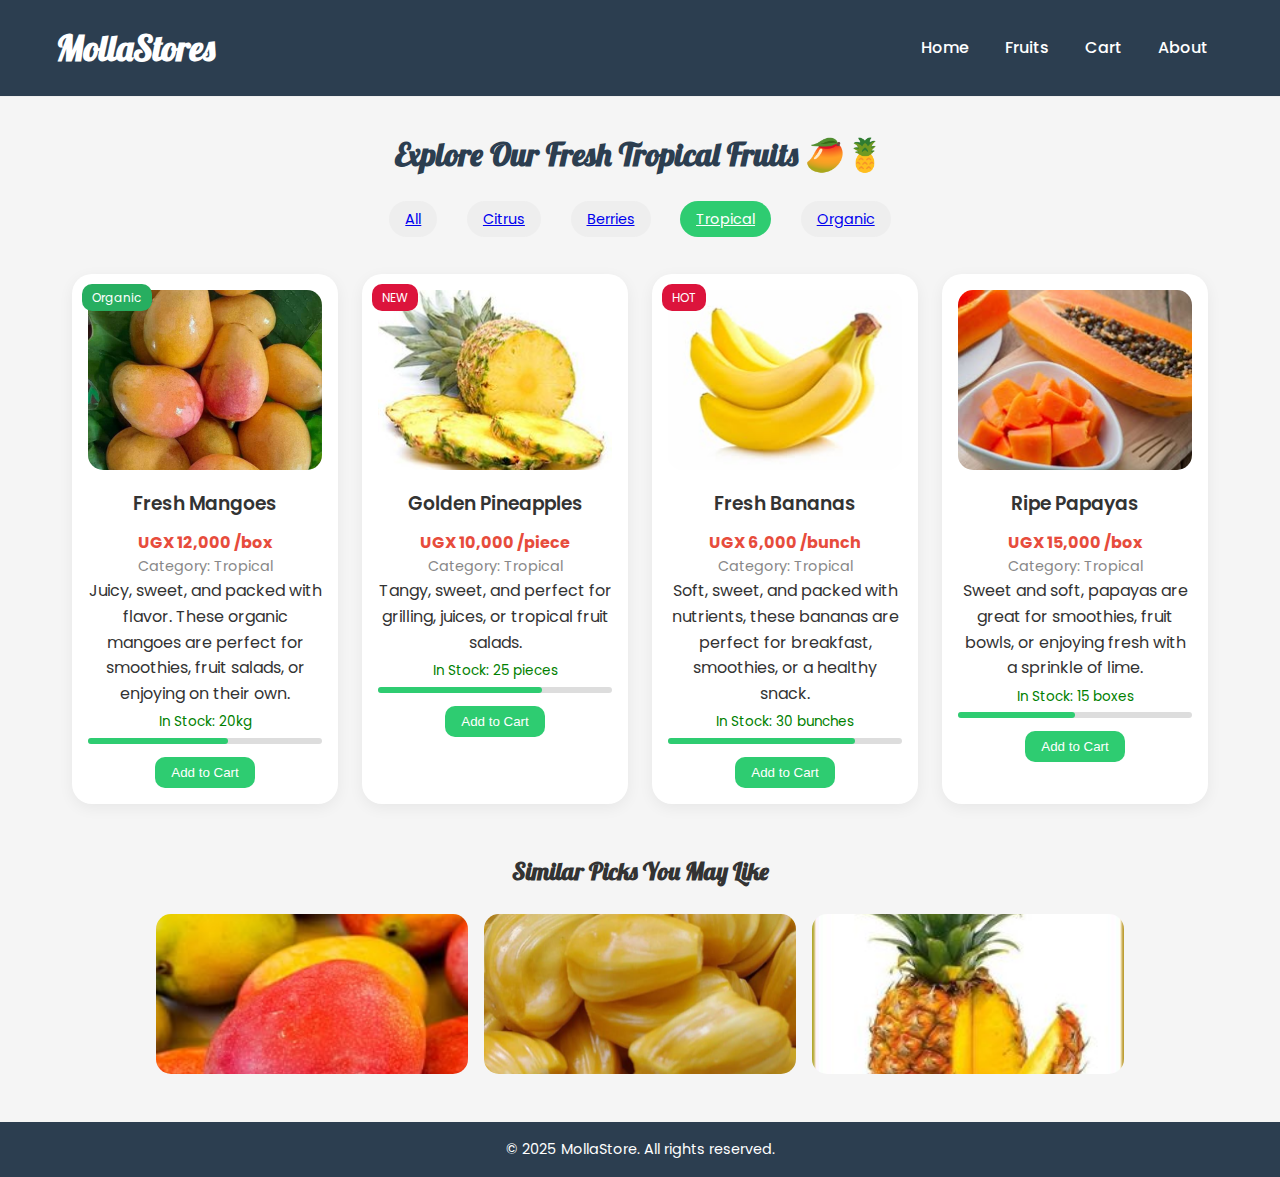
<file: tropical.html>
<!DOCTYPE html>
<html lang="en">
<head>
  <meta charset="UTF-8" />
  <meta name="viewport" content="width=device-width, initial-scale=1.0"/>
  <title>Tropical Fruits — MollaStore</title>
  <link href="https://fonts.googleapis.com/css2?family=Lobster&family=Poppins:wght@300;500;700&display=swap" rel="stylesheet">
  <link rel="stylesheet" href="main.css"/>
</head>
<body>

  <header>
    <div class="container nav-bar">
      <h1 class="logo-text">MollaStores</h1>
      <nav>
        <a href="index.html">Home</a>
        <a href="products.html" class="active">Fruits</a>
        <a href="cart.html">Cart</a>
        <a href="about.html">About</a>

      </nav>
    </div>
  </header>

  <section class="products">
    <h1>Explore Our Fresh Tropical Fruits 🥭🍍</h1>

    <div class="filters">
      <a href="products.html" class="filter">All</a>
      <a href="citrus.html" class="filter">Citrus</a>
      <a href="berries.html" class="filter">Berries</a>
      <a href="tropical.html" class="filter active">Tropical</a>
      <a href="organic.html" class="filter">Organic</a>
    </div>

    <div class="product-grid">
      <div class="product-card">
        <img src="assets/mangos.jpg" alt="Mangoes">
        <div class="badge organic">Organic</div>
        <h3>Fresh Mangoes</h3>
        <p class="price">UGX 12,000 /box</p>
        <p class="category">Category: Tropical</p>
        <p class="description">Juicy, sweet, and packed with flavor. These organic mangoes are perfect for smoothies, fruit salads, or enjoying on their own.</p>
        <p class="stock in">In Stock: 20kg</p>
        <div class="stock-bar"><div style="width: 60%"></div></div>
        <button class="btn-cart">Add to Cart</button>
      </div>

      <div class="product-card">
        <img src="assets/pineapple.jpg" alt="Pineapples">
        <div class="badge">NEW</div>
        <h3>Golden Pineapples</h3>
        <p class="price">UGX 10,000 /piece</p>
        <p class="category">Category: Tropical</p>
        <p class="description">Tangy, sweet, and perfect for grilling, juices, or tropical fruit salads.</p>
        <p class="stock in">In Stock: 25 pieces</p>
        <div class="stock-bar"><div style="width: 70%"></div></div>
        <button class="btn-cart">Add to Cart</button>
      </div>

      <div class="product-card">
        <img src="assets/banana.jpg" alt="Bananas">
        <div class="badge">HOT</div>
        <h3>Fresh Bananas</h3>
        <p class="price">UGX 6,000 /bunch</p>
        <p class="category">Category: Tropical</p>
        <p class="description">Soft, sweet, and packed with nutrients, these bananas are perfect for breakfast, smoothies, or a healthy snack.</p>
        <p class="stock in">In Stock: 30 bunches</p>
        <div class="stock-bar"><div style="width: 80%"></div></div>
        <button class="btn-cart">Add to Cart</button>
      </div>

      <div class="product-card">
        <img src="assets/papaya.jpg" alt="Papayas">
        <h3>Ripe Papayas</h3>
        <p class="price">UGX 15,000 /box</p>
        <p class="category">Category: Tropical</p>
        <p class="description">Sweet and soft, papayas are great for smoothies, fruit bowls, or enjoying fresh with a sprinkle of lime.</p>
        <p class="stock in">In Stock: 15 boxes</p>
        <div class="stock-bar"><div style="width: 50%"></div></div>
        <button class="btn-cart">Add to Cart</button>
      </div>
    </div>
  </section>

  <section class="recommend">
    <h2>Similar Picks You May Like</h2>
    <div class="recommend-grid">
      <img src="assets/img8.jpg" alt="Pineapples" />
        <img src="assets/img9.jpg" alt="Guavas" />
        <img src="assets/img7.jpg" alt="Papayas" />
    </div>
  </section>

  <footer>
    <p>&copy; 2025 MollaStore. All rights reserved.</p>
  </footer>

</body>
</html>
</file>
<file: main.css>
/* Fonts and Resets */
* {
  margin: 0;
  padding: 0;
  box-sizing: border-box;
}

body {
  font-family: 'Poppins', sans-serif;
  background: #fdfdfd;
  color: #333;
  line-height: 1.6;
}

/* Navigation */
header {
  background: white;
  border-bottom: 1px solid #eee;
  padding: 1rem 0;
}

.nav-bar {
  max-width: 1200px;
  margin: auto;
  padding: 0 1rem;
  display: flex;
  justify-content: space-between;
  align-items: center;
}

/* .logo {
  height: 100px;
  min-width: 150px;
} */

.logo-text {
  font-family: 'Lobster', cursive;
  font-size: 2.2rem;
  color: #ffffff;
  margin: 0;
}

nav a {
  margin: 0 1rem;
  text-decoration: none;
  color: #444;
  font-weight: 500;
  transition: color 0.3s ease;
}

nav a:hover {
  color: #ff4d4d;
}

/* Hero Section */
.hero {
  height: 85vh;
  background: linear-gradient(rgba(0,0,0,0.5), rgba(0,0,0,0.5)), url('assets/img1.jpg') no-repeat center center/cover;
  display: flex;
  justify-content: center;
  align-items: center;
  color: white;
  text-align: center;
}

.hero-text {
  background-color: rgba(0, 0, 0, 0.6);
  padding: 3rem;
  border-radius: 20px;
}

.hero-text h1 {
  font-family: 'Lobster', cursive;
  font-size: 3.5rem;
  margin-bottom: 1rem;
}

.hero-text span {
  color: #ff4d4d;
}

.btn {
  background: #ff4d4d;
  color: white;
  padding: 0.8rem 2rem;
  border-radius: 30px;
  font-weight: bold;
  text-decoration: none;
  transition: background 0.3s ease;
}

.btn:hover {
  background: #e60000;
}

/* Gallery Section */
.gallery {
  max-width: 1200px;
  margin: 3rem auto;
  padding: 0 1rem;
}

.gallery h2 {
  text-align: center;
  font-size: 2rem;
  margin-bottom: 1.5rem;
  font-family: 'Lobster', cursive;
  color: #222;
}

.image-grid {
  display: grid;
  grid-template-columns: repeat(auto-fit, minmax(160px, 1fr));
  gap: 1rem;
}

.image-grid img {
  width: 100%;
  border-radius: 15px;
  height: 200px;
  object-fit: cover;
  transition: transform 0.3s;
}

.image-grid img:hover {
  transform: scale(1.05);
}

/* Footer */
footer {
  background: #222;
  color: white;
  text-align: center;
  padding: 1rem 0;
  font-size: 0.9rem;
}


/* Styles for the products page */
body {
  font-family: 'Poppins', sans-serif;
  margin: 0;
  background: #f9f9f9;
}

header {
  background: #2ecc71;
  color: white;
  padding: 1rem 0;
}

.nav-bar {
  display: flex;
  justify-content: space-between;
  align-items: center;
  max-width: 1100px;
  margin: auto;
}

.nav-bar a {
  color: white;
  margin: 0 1rem;
  font-weight: 500;
  text-decoration: none;
}

.logo {
  width: 120px;
}

.products h1 {
  font-family: 'Lobster', cursive;
  text-align: center;
  margin: 2rem 0 1rem;
  color: #2c3e50;
}

.filters {
  text-align: center;
  margin-bottom: 2rem;
}

.filter {
  display: inline-block;
  margin: 0.3rem 0.8rem;
  background: #eee;
  padding: 0.4rem 1rem;
  border-radius: 20px;
  cursor: pointer;
  font-size: 0.9rem;
  transition: 0.3s;
}

.filter.active, .filter:hover {
  background: #2ecc71;
  color: white;
}

.product-grid {
  display: grid;
  grid-template-columns: repeat(auto-fit, minmax(240px, 1fr));
  gap: 1.5rem;
  padding: 0 2rem;
  max-width: 1200px;
  margin: auto;
}

.product-card {
  background: #fff;
  border-radius: 20px;
  padding: 1rem;
  text-align: center;
  box-shadow: 0 4px 15px rgba(0,0,0,0.06);
  position: relative;
}

.product-card img {
  width: 100%;
  height: 180px;
  object-fit: cover;
  border-radius: 15px;
}

.product-card h3 {
  margin: 0.7rem 0;
  font-weight: 600;
  color: #333;
}

.price {
  font-weight: bold;
  color: #e74c3c;
}

.category {
  color: #888;
  font-size: 0.9rem;
}

.stock {
  font-size: 0.85rem;
  margin-top: 0.3rem;
}

.stock.in {
  color: green;
}

.stock.out {
  color: red;
}

.stock-bar {
  height: 6px;
  background: #ddd;
  border-radius: 10px;
  margin-top: 5px;
}

.stock-bar div {
  height: 100%;
  background: #2ecc71;
  border-radius: 10px;
}

.btn-cart {
  background: #2ecc71;
  color: white;
  border: none;
  padding: 0.5rem 1rem;
  margin-top: 0.8rem;
  border-radius: 10px;
  cursor: pointer;
  transition: 0.3s;
}

.btn-cart:hover {
  background: #27ae60;
}

.btn-cart.disabled {
  background: #aaa;
  cursor: not-allowed;
}

.badge {
  position: absolute;
  top: 10px;
  left: 10px;
  background: crimson;
  color: white;
  padding: 4px 10px;
  font-size: 0.75rem;
  border-radius: 10px;
}

.badge.hot {
  background: #f39c12;
}

.badge.organic {
  background: #27ae60;
}

.recommend {
  max-width: 1000px;
  margin: 3rem auto;
  padding: 0 1rem;
}

.recommend h2 {
  text-align: center;
  font-family: 'Lobster', cursive;
  margin-bottom: 1.5rem;
}

.recommend-grid {
  display: grid;
  grid-template-columns: repeat(auto-fit, minmax(200px, 1fr));
  gap: 1rem;
}

.recommend-grid img {
  width: 100%;
  height: 160px;
  object-fit: cover;
  border-radius: 15px;
}

footer {
  background: #2c3e50;
  color: white;
  text-align: center;
  padding: 1rem;
  margin-top: 3rem;
}


/* Styles for the add to cart page */
/* Cart Page Styles */
.cart-section {
  padding: 40px 20px;
  max-width: 1100px;
  margin: auto;
  font-family: 'Poppins', sans-serif;
}

.cart-section h1 {
  font-size: 2rem;
  font-weight: 700;
  margin-bottom: 30px;
  text-align: center;
}

.cart-table {
  width: 100%;
  border-collapse: collapse;
  background-color: #fff;
  border-radius: 10px;
  overflow: hidden;
  box-shadow: 0 2px 10px rgba(0,0,0,0.08);
}

.cart-table th,
.cart-table td {
  padding: 16px;
  text-align: center;
  border-bottom: 1px solid #eee;
}

.cart-table th {
  background-color: #f7f7f7;
  font-weight: 600;
  color: #333;
}

.cart-product {
  display: flex;
  align-items: center;
  gap: 12px;
}

.cart-product img {
  width: 50px;
  height: 50px;
  object-fit: cover;
  border-radius: 8px;
  border: 1px solid #ccc;
}

.cart-table input[type="number"] {
  width: 60px;
  padding: 8px;
  border-radius: 5px;
  border: 1px solid #ddd;
  text-align: center;
}

.btn-remove {
  background-color: #ff4d4d;
  color: white;
  border: none;
  padding: 6px 12px;
  border-radius: 6px;
  cursor: pointer;
  transition: background-color 0.3s ease;
}

.btn-remove:hover {
  background-color: #e60000;
}

.cart-summary {
  margin-top: 30px;
  text-align: right;
}

.cart-summary h3 {
  font-size: 1.5rem;
  margin-bottom: 20px;
}

.btn-checkout {
  background-color: #27ae60;
  color: white;
  padding: 14px 24px;
  border-radius: 8px;
  text-decoration: none;
  font-weight: 600;
  transition: background-color 0.3s ease;
}

.btn-checkout:hover {
  background-color: #219653;
}

/* ✅ Responsive styles */
@media (max-width: 768px) {
  .cart-table thead {
    display: none;
  }

  .cart-table, .cart-table tbody, .cart-table tr, .cart-table td {
    display: block;
    width: 100%;
  }

  .cart-table tr {
    margin-bottom: 2rem;
    border: 1px solid #ccc;
    padding: 1rem;
    border-radius: 10px;
    background-color: #f9f9f9;
  }

  .cart-table td {
    text-align: right;
    padding: 0.5rem 1rem;
    position: relative;
  }

  .cart-table td::before {
    content: attr(data-label);
    position: absolute;
    left: 1rem;
    top: 0.5rem;
    font-weight: bold;
    text-align: left;
  }

  .cart-product {
    flex-direction: column;
    align-items: flex-start;
  }

  .cart-product img {
    width: 100%;
    max-width: 100px;
    margin-bottom: 0.5rem;
  }

  .cart-summary {
    text-align: center;
  }
}


/* Styles for the checkout page */
/* General Styles */
body {
  font-family: 'Poppins', sans-serif;
  margin: 0;
  padding: 0;
  background-color: #f5f5f5;
  color: #333;
}

header {
  background-color: #2c3e50;
  padding: 20px 0;
}

.nav-bar {
  display: flex;
  justify-content: space-between;
  align-items: center;
  max-width: 1200px;
  margin: 0 auto;
}

.nav-bar .logo {
  width: 150px;
}

nav a {
  color: #fff;
  text-decoration: none;
  margin-left: 20px;
  font-weight: 500;
}

nav a:hover {
  color: #3498db;
}

/* Checkout Page Styles */
.checkout {
  padding: 50px 20px;
  max-width: 1200px;
  margin: 0 auto;
}

.checkout h1 {
  text-align: center;
  font-size: 2.5rem;
  margin-bottom: 20px;
  color: #34495e;
}

.checkout-container {
  display: flex;
  justify-content: space-between;
  gap: 40px;
}

.checkout-form {
  width: 60%;
  background-color: #fff;
  padding: 20px;
  border-radius: 8px;
  box-shadow: 0 4px 8px rgba(0, 0, 0, 0.1);
}

.checkout-form h2 {
  font-size: 1.5rem;
  margin-bottom: 15px;
  color: #34495e;
}

.form-group {
  margin-bottom: 20px;
}

.form-group label {
  display: block;
  font-size: 1rem;
  color: #34495e;
  margin-bottom: 5px;
}

.form-group input, .form-group select, .form-group textarea {
  width: 100%;
  padding: 10px;
  border: 1px solid #ddd;
  border-radius: 4px;
  font-size: 1rem;
}

.form-group textarea {
  resize: vertical;
}

button.btn-checkout {
  width: 100%;
  padding: 12px;
  background-color: #3498db;
  color: #fff;
  font-size: 1.1rem;
  border: none;
  border-radius: 4px;
  cursor: pointer;
  transition: background-color 0.3s;
}

button.btn-checkout:hover {
  background-color: #2980b9;
}

/* Order Summary Styles */
.order-summary {
  width: 35%;
  background-color: #fff;
  padding: 20px;
  border-radius: 8px;
  box-shadow: 0 4px 8px rgba(0, 0, 0, 0.1);
}

.order-summary h2 {
  font-size: 1.5rem;
  margin-bottom: 20px;
  color: #34495e;
}

.summary-item {
  display: flex;
  justify-content: space-between;
  margin-bottom: 15px;
}

.summary-item p {
  font-size: 1rem;
}

.summary-item span {
  font-weight: bold;
}

hr {
  margin: 20px 0;
  border: 1px solid #ddd;
}

.summary-discount, .summary-total {
  display: flex;
  justify-content: space-between;
  margin-bottom: 20px;
}

.summary-discount p, .summary-total strong {
  font-size: 1.2rem;
}

.summary-discount span, .summary-total strong {
  color: #e74c3c;
}

.secure-payment {
  display: flex;
  justify-content: center;
  align-items: center;
  gap: 10px;
  margin-top: 20px;
}

.secure-payment img {
  width: 40px;
  height: 40px;
}

.secure-payment p {
  font-size: 1rem;
  color: #7f8c8d;
}

/* Responsive Design */
@media screen and (max-width: 768px) {
  .checkout-container {
    flex-direction: column;
  }

  .checkout-form {
    width: 100%;
  }

  .order-summary {
    width: 100%;
    margin-top: 20px;
  }
}

/* Styles for the About us page */
.about-hero {
  background: linear-gradient(to right, #76c7c0, #f0f8ff);
  padding: 4rem 2rem;
  text-align: center;
  color: #2c3e50;
}

.about-hero h2 {
  font-family: 'Lobster', cursive;
  font-size: 3rem;
  margin-bottom: 1rem;
}

.mission-vision {
  display: flex;
  justify-content: space-between;
  gap: 2rem;
  margin: 3rem auto;
}

.mission, .vision {
  flex: 1;
  background: #fdfdfd;
  padding: 1.5rem;
  border-radius: 10px;
  box-shadow: 0 0 8px rgba(0,0,0,0.08);
}

.team-grid {
  display: flex;
  justify-content: space-between;
  gap: 2rem;
  margin-top: 1rem;
}

.team-member {
  text-align: center;
  flex: 1;
}

.team-member img {
  width: 100%;
  max-width: 180px;
  border-radius: 100px;
  margin-bottom: 1rem;
}

.values ul {
  list-style: none;
  padding: 0;
  margin-top: 1rem;
}

.values ul li {
  padding: 0.5rem 0;
  font-weight: 500;
}
</file>
<file: products.css>
/* General Reset */
* {
    margin: 0;
    padding: 0;
    box-sizing: border-box;
  }
  
  body {
    font-family: 'Poppins', sans-serif;
    line-height: 1.6;
    color: #333;
    background: #f9f9f9;
  }
  
  .container {
    width: 90%;
    max-width: 1200px;
    margin: auto;
  }
  
  #confirmation-message {
    display: none; /* Initially hidden */
    position: fixed;
    top: 20px;
    right: 20px;
    background-color: #28a745;
    color: white;
    padding: 10px;
    border-radius: 5px;
    font-size: 16px;
    z-index: 1000;
  }
  
  /* Loader */
  #loader {
    position: fixed;
    top: 0;
    left: 0;
    width: 100%;
    height: 100%;
    background: white;
    display: flex;
    justify-content: center;
    align-items: center;
    z-index: 9999;
  }
  
  .spinner {
    width: 40px;
    height: 40px;
    border: 5px solid #ccc;
    border-top: 5px solid #ff6f61;
    border-radius: 50%;
    animation: spin 1s linear infinite;
  }
  
  @keyframes spin {
    0% { transform: rotate(0); }
    100% { transform: rotate(360deg); }
  }
  
  body.loaded #loader {
    display: none;
  }
  
  /* Header */
  header {
    background: white;
    padding: 1.5rem 0;
    box-shadow: 0 2px 10px rgba(0,0,0,0.05);
  }
  
  .nav-bar {
    display: flex;
    justify-content: space-between;
    align-items: center;
  }
  
  .logo-text {
    font-family: 'Lobster', cursive;
    font-size: 2rem;
    color: #ff6f61;
  }
  
  nav a {
    margin-left: 2rem;
    text-decoration: none;
    color: #333;
    font-weight: 500;
    transition: color 0.3s;
  }
  
  nav a.active,
  nav a:hover {
    color: #ff6f61;
  }
  

  /* Confirmation message styling */
.confirmation-message {
  position: fixed;
  top: 20px;
  right: 20px;
  background-color: #28a745;
  color: white;
  padding: 10px 20px;
  border-radius: 5px;
  display: none; /* Initially hidden */
  z-index: 9999;
  box-shadow: 0px 0px 10px rgba(0, 0, 0, 0.1);
}

.confirmation-message p {
  margin: 0;
  font-size: 16px;
}

.close-message {
  background: none;
  border: none;
  color: white;
  font-size: 14px;
  margin-left: 10px;
  cursor: pointer;
}

 /* Search & Sort */
.search-sort-bar {
  background: #fff;
  padding: 1rem 0;
  margin-bottom: 1rem;
  box-shadow: 0 2px 8px rgba(0,0,0,0.05);
}

.search-input,
.sort-select {
  padding: 0.7rem;
  margin-right: 1rem;
  border: 1px solid #ccc;
  border-radius: 5px;
  outline: none;
}

.search-input {
  width: 60%;
}

.sort-select {
  width: 30%;
}

/* Filters Section */
.filters {
  display: flex;
  justify-content: center;
  align-items: center;
  gap: 20px;
  margin-bottom: 30px;
  padding: 10px 0;
}

.filter {
  font-size: 16px;
  font-weight: 500;
  color: #333;
  text-decoration: none;
  padding: 10px 20px;
  border-radius: 5px;
  transition: all 0.3s ease;
  border: 1px solid transparent;
}

.filter:hover {
  background-color: #4CAF50; /* Green background on hover */
  color: white;
  border-color: #4CAF50;
}

.filter.active {
  background-color: #4CAF50; /* Active filter (selected) */
  color: white;
  border-color: #4CAF50;
}

.filter:not(.active):hover {
  background-color: #f0f0f0; /* Lighter background when not active */
}

/* On smaller screens, stack filters vertically */
@media (max-width: 600px) {
  .filters {
    flex-direction: column;
    align-items: stretch;
  }

  .filter {
    width: 100%;
    text-align: center;
    margin-bottom: 10px;
  }
}


  /* Product Grid */
  .product-grid {
    display: grid;
    grid-template-columns: repeat(auto-fit, minmax(250px, 1fr));
    gap: 2rem;
  }
  
  .product-card {
    background: white;
    padding: 1rem;
    border-radius: 10px;
    box-shadow: 0 4px 10px rgba(0,0,0,0.05);
    transition: transform 0.3s;
    position: relative;
    overflow: hidden;
  }
  
  .product-card:hover {
    transform: translateY(-5px);
  }
  
  .product-card img {
    width: 100%;
    border-radius: 10px;
  }
  
  .product-card h3 {
    margin-top: 1rem;
    font-size: 1.2rem;
  }
  
  .price {
    color: #ff6f61;
    margin: 0.5rem 0;
    font-weight: bold;
  }
  
  .category {
    font-size: 0.9rem;
    color: #777;
  }
  
  .description {
    font-size: 0.9rem;
    margin-top: 0.5rem;
    color: #555;
  }
  
  .stock {
    margin-top: 0.5rem;
    font-size: 0.9rem;
  }
  
  .stock.in {
    color: green;
  }
  
  .stock.out {
    color: red;
  }
  
  /* Stock Bar */
  .stock-bar {
    background: #eee;
    border-radius: 10px;
    height: 8px;
    overflow: hidden;
    margin: 0.5rem 0;
  }
  
  .stock-bar div {
    height: 100%;
    background: #ff6f61;
    width: 0;
  }
  
  /* Badges */
  .badge {
    position: absolute;
    top: 10px;
    left: 10px;
    background: #ff6f61;
    color: white;
    padding: 0.3rem 0.6rem;
    font-size: 0.8rem;
    border-radius: 5px;
    text-transform: uppercase;
  }
  
  .badge.hot {
    background: #e74c3c;
  }
  
  .badge.organic {
    background: #27ae60;
  }
  
  /* Buttons */
  .btn-cart {
    background: #ff6f61;
    color: white;
    border: none;
    padding: 0.7rem;
    width: 100%;
    margin-top: 1rem;
    border-radius: 5px;
    cursor: pointer;
    font-weight: bold;
    position: relative;
    overflow: hidden;
  }
  
  .btn-cart.disabled {
    background: #ccc;
    cursor: not-allowed;
  }
  
  /* Ripple Effect */
  .ripple {
    position: absolute;
    background: rgba(255,255,255,0.7);
    border-radius: 50%;
    transform: scale(0);
    animation: ripple 0.6s linear;
    pointer-events: none;
  }
  
  @keyframes ripple {
    to {
      transform: scale(4);
      opacity: 0;
    }
  }
  
  /* Pagination */
  .pagination {
    margin-top: 2rem;
  }
  
  .page {
    margin: 0 5px;
    padding: 8px 12px;
    background: #eee;
    color: #333;
    border-radius: 5px;
    text-decoration: none;
    font-weight: 500;
  }
  
  .page.active,
  .page:hover {
    background: #ff6f61;
    color: white;
  }
  
  /* Recommend Section */
  .recommend {
    padding: 2rem 0;
    background: #fff;
    text-align: center;
  }
  
  .recommend h2 {
    margin-bottom: 1rem;
    color: #ff6f61;
  }
  
  .recommend-grid {
    display: flex;
    justify-content: center;
    gap: 1rem;
  }
  
  .recommend-grid img {
    width: 100px;
    height: 100px;
    object-fit: cover;
    border-radius: 10px;
  }
  
  /* Newsletter */
  .newsletter {
    padding: 3rem 1rem;
    background: #ff6f61;
    color: white;
    text-align: center;
  }
  
  .newsletter-form {
    margin-top: 1rem;
  }
  
  .newsletter-form input {
    padding: 0.7rem;
    border: none;
    border-radius: 5px;
    width: 250px;
    max-width: 80%;
    margin-right: 10px;
  }
  
  .btn-subscribe {
    background: white;
    color: #ff6f61;
    border: none;
    padding: 0.7rem 1.2rem;
    border-radius: 5px;
    cursor: pointer;
    font-weight: bold;
  }
  
  /* Trust Badges */
  .trust-badges {
    background: white;
    padding: 2rem 0;
    text-align: center;
  }
  
  .badges-grid {
    display: flex;
    justify-content: space-around;
    align-items: center;
    flex-wrap: wrap;
  }
  
  .badge-item {
    text-align: center;
  }
  
  .badge-item img {
    width: 50px;
    height: 50px;
  }
  
  .badge-item p {
    margin-top: 0.5rem;
    font-size: 0.9rem;
  }
  
  /* Footer */
  footer {
    background: #333;
    color: white;
    padding: 2rem 1rem;
    margin-top: 2rem;
  }
  
  .footer-grid {
    display: flex;
    justify-content: space-between;
    flex-wrap: wrap;
    gap: 2rem;
  }
  
  footer h3,
  footer h4 {
    color: #ff6f61;
  }
  
  footer p {
    font-size: 0.9rem;
  }
  
  footer .copyright {
    text-align: center;
    margin-top: 1rem;
    font-size: 0.8rem;
  }
</file>
